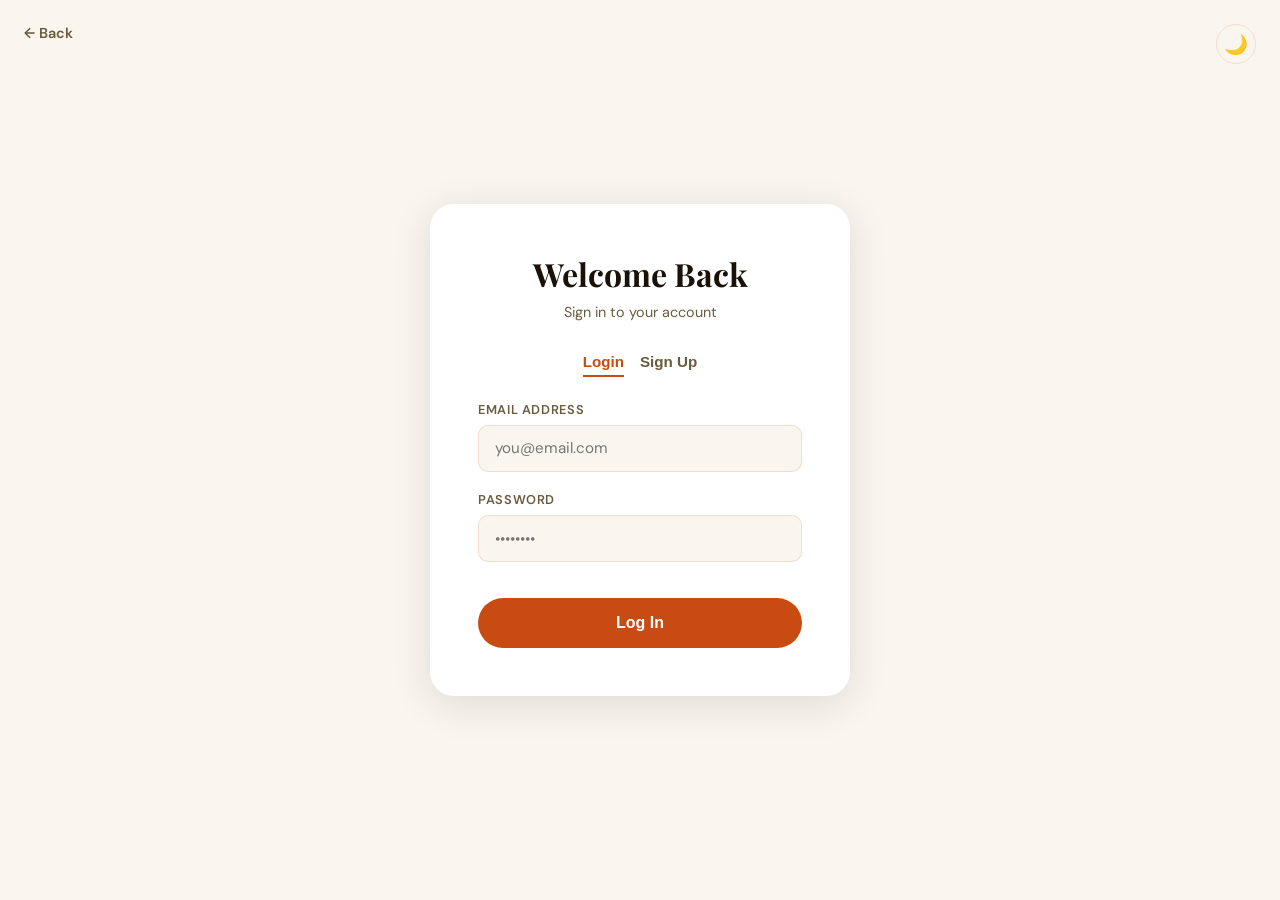
<file: login.html>
<!DOCTYPE html>
<html lang="en">
<head>
<meta charset="UTF-8" />
<meta name="viewport" content="width=device-width, initial-scale=1.0"/>
<title>Login — Saffron & Ember</title>
<link rel="stylesheet" href="style.css" />
<style>
  body { display: flex; align-items: center; justify-content: center; min-height: 100vh; flex-direction: column; }
  .auth-box {
    background: var(--card-bg); border-radius: 24px; padding: 3rem; width: 100%; max-width: 420px;
    box-shadow: var(--shadow); position: relative;
  }
  .auth-box h2 { font-family: 'Playfair Display', serif; font-size: 2rem; color: var(--dark); margin-bottom: 0.5rem; text-align: center; }
  .auth-box p { color: var(--mid); font-size: 0.9rem; text-align: center; margin-bottom: 2rem; }
  .auth-toggle { display: flex; justify-content: center; gap: 1rem; margin-bottom: 1.5rem; }
  .auth-toggle button {
    background: none; border: none; font-size: 0.95rem; font-weight: 700; color: var(--mid);
    cursor: pointer; padding-bottom: 0.3rem; border-bottom: 2px solid transparent; transition: 0.2s;
  }
  .auth-toggle button.active { color: var(--ember); border-color: var(--ember); }

  .auth-form { display: flex; flex-direction: column; gap: 1.2rem; }
  .auth-form.hidden { display: none; }

  .auth-group { display: flex; flex-direction: column; gap: 0.4rem; }
  .auth-group label { font-size: 0.8rem; font-weight: 600; color: var(--mid); text-transform: uppercase; letter-spacing: 0.05em; }
  .auth-group input {
    border: 1.5px solid var(--border); border-radius: 10px; padding: 0.8rem 1rem;
    font-family: 'DM Sans', sans-serif; font-size: 0.95rem; outline: none; background: var(--cream); color: var(--dark); transition: 0.2s;
  }
  .auth-group input:focus { border-color: var(--ember); }
  .auth-group input.error { border-color: #d32f2f; background: #fff5f5; }

  .auth-submit {
    background: var(--ember); color: #fff; border: none; border-radius: 100px;
    padding: 1rem; font-size: 1rem; font-weight: 700; cursor: pointer; transition: 0.2s; margin-top: 1rem;
  }
  .auth-submit:hover { background: var(--ember-light); transform: translateY(-2px); box-shadow: 0 8px 20px rgba(200,75,17,0.3); }

  .back-home { position: absolute; top: 1.5rem; left: 1.5rem; color: var(--mid); text-decoration: none; font-size: 0.9rem; font-weight: 600; display: flex; align-items: center; gap: 0.3rem; transition: 0.2s; }
  .back-home:hover { color: var(--ember); }

  /* Quick theme toggle for login page */
  .theme-toggle { position: absolute; top: 1.5rem; right: 1.5rem; }
</style>
</head>
<body>

<a href="index.html" class="back-home">← Back</a>
<button class="theme-toggle" onclick="toggleTheme()" id="theme-icon" title="Toggle Dark Mode" style="background:transparent;border:1px solid var(--border);color:var(--dark);border-radius:50%;width:40px;height:40px;cursor:pointer;">🌙</button>

<div class="auth-box">
  <h2 id="auth-title">Welcome Back</h2>
  <p id="auth-subtitle">Sign in to your account</p>

  <div class="auth-toggle">
    <button class="active" id="btn-login" onclick="switchAuth('login')">Login</button>
    <button id="btn-signup" onclick="switchAuth('signup')">Sign Up</button>
  </div>

  <!-- LOGIN FORM -->
  <div class="auth-form" id="form-login">
    <div class="auth-group">
      <label>Email Address</label>
      <input type="email" id="login-email" placeholder="you@email.com" />
    </div>
    <div class="auth-group">
      <label>Password</label>
      <input type="password" id="login-password" placeholder="••••••••" />
    </div>
    <button class="auth-submit" onclick="handleLogin()">Log In</button>
  </div>

  <!-- SIGNUP FORM -->
  <div class="auth-form hidden" id="form-signup">
    <div class="auth-group">
      <label>Full Name</label>
      <input type="text" id="signup-name" placeholder="John Doe" />
    </div>
    <div class="auth-group">
      <label>Email Address</label>
      <input type="email" id="signup-email" placeholder="you@email.com" />
    </div>
    <div class="auth-group">
      <label>Password</label>
      <input type="password" id="signup-password" placeholder="At least 6 characters" />
    </div>
    <button class="auth-submit" onclick="handleSignup()">Create Account</button>
  </div>
</div>

<script>
// Keep theme toggle logic synced
function toggleTheme() {
  const isDark = document.documentElement.classList.toggle('dark-mode');
  localStorage.setItem('theme', isDark ? 'dark' : 'light');
  document.getElementById('theme-icon').textContent = isDark ? '☀️' : '🌙';
}
document.addEventListener('DOMContentLoaded', () => {
  if (localStorage.getItem('theme') === 'dark') {
    document.documentElement.classList.add('dark-mode');
    document.getElementById('theme-icon').textContent = '☀️';
  }
});

function switchAuth(mode) {
  const isLogin = mode === 'login';
  document.getElementById('form-login').classList.toggle('hidden', !isLogin);
  document.getElementById('form-signup').classList.toggle('hidden', isLogin);
  document.getElementById('btn-login').classList.toggle('active', isLogin);
  document.getElementById('btn-signup').classList.toggle('active', !isLogin);

  document.getElementById('auth-title').textContent = isLogin ? 'Welcome Back' : 'Join Us';
  document.getElementById('auth-subtitle').textContent = isLogin ? 'Sign in to your account' : 'Create a new account';
}

function validateEmail(email) {
  return /^[^\s@]+@[^\s@]+\.[^\s@]+$/.test(email);
}

function handleSignup() {
  const name = document.getElementById('signup-name');
  const email = document.getElementById('signup-email');
  const pass = document.getElementById('signup-password');

  name.classList.remove('error'); email.classList.remove('error'); pass.classList.remove('error');

  if (!name.value.trim()) { name.classList.add('error'); showToast('⚠️ Name is required.'); return; }
  if (!validateEmail(email.value)) { email.classList.add('error'); showToast('⚠️ Please enter a valid email.'); return; }
  if (pass.value.length < 6) { pass.classList.add('error'); showToast('⚠️ Password must be at least 6 characters.'); return; }

  let users = JSON.parse(localStorage.getItem('users') || '[]');
  if (users.find(u => u.email === email.value)) {
    email.classList.add('error');
    showToast('⚠️ Email already registered.');
    return;
  }

  const newUser = { name: name.value.trim(), email: email.value };
  users.push({ ...newUser, password: pass.value });
  localStorage.setItem('users', JSON.stringify(users));
  localStorage.setItem('currentUser', JSON.stringify(newUser));

  showToast('🎉 Account created! Redirecting...');
  setTimeout(() => window.location.href = 'index.html', 1500);
}

function handleLogin() {
  const email = document.getElementById('login-email');
  const pass = document.getElementById('login-password');

  email.classList.remove('error'); pass.classList.remove('error');

  if (!validateEmail(email.value)) { email.classList.add('error'); showToast('⚠️ Please enter a valid email.'); return; }
  if (!pass.value) { pass.classList.add('error'); showToast('⚠️ Please enter your password.'); return; }

  let users = JSON.parse(localStorage.getItem('users') || '[]');
  const user = users.find(u => u.email === email.value && u.password === pass.value);

  if (user) {
    localStorage.setItem('currentUser', JSON.stringify({ name: user.name, email: user.email }));
    showToast('✅ Logged in successfully!');
    setTimeout(() => window.location.href = 'index.html', 1000);
  } else {
    email.classList.add('error'); pass.classList.add('error');
    showToast('❌ Invalid email or password.');
  }
}

function showToast(msg) {
  const t = document.createElement('div');
  t.className = 'toast'; t.textContent = msg;
  document.body.appendChild(t);
  setTimeout(() => t.remove(), 3000);
}
</script>
</body>
</html>
</file>
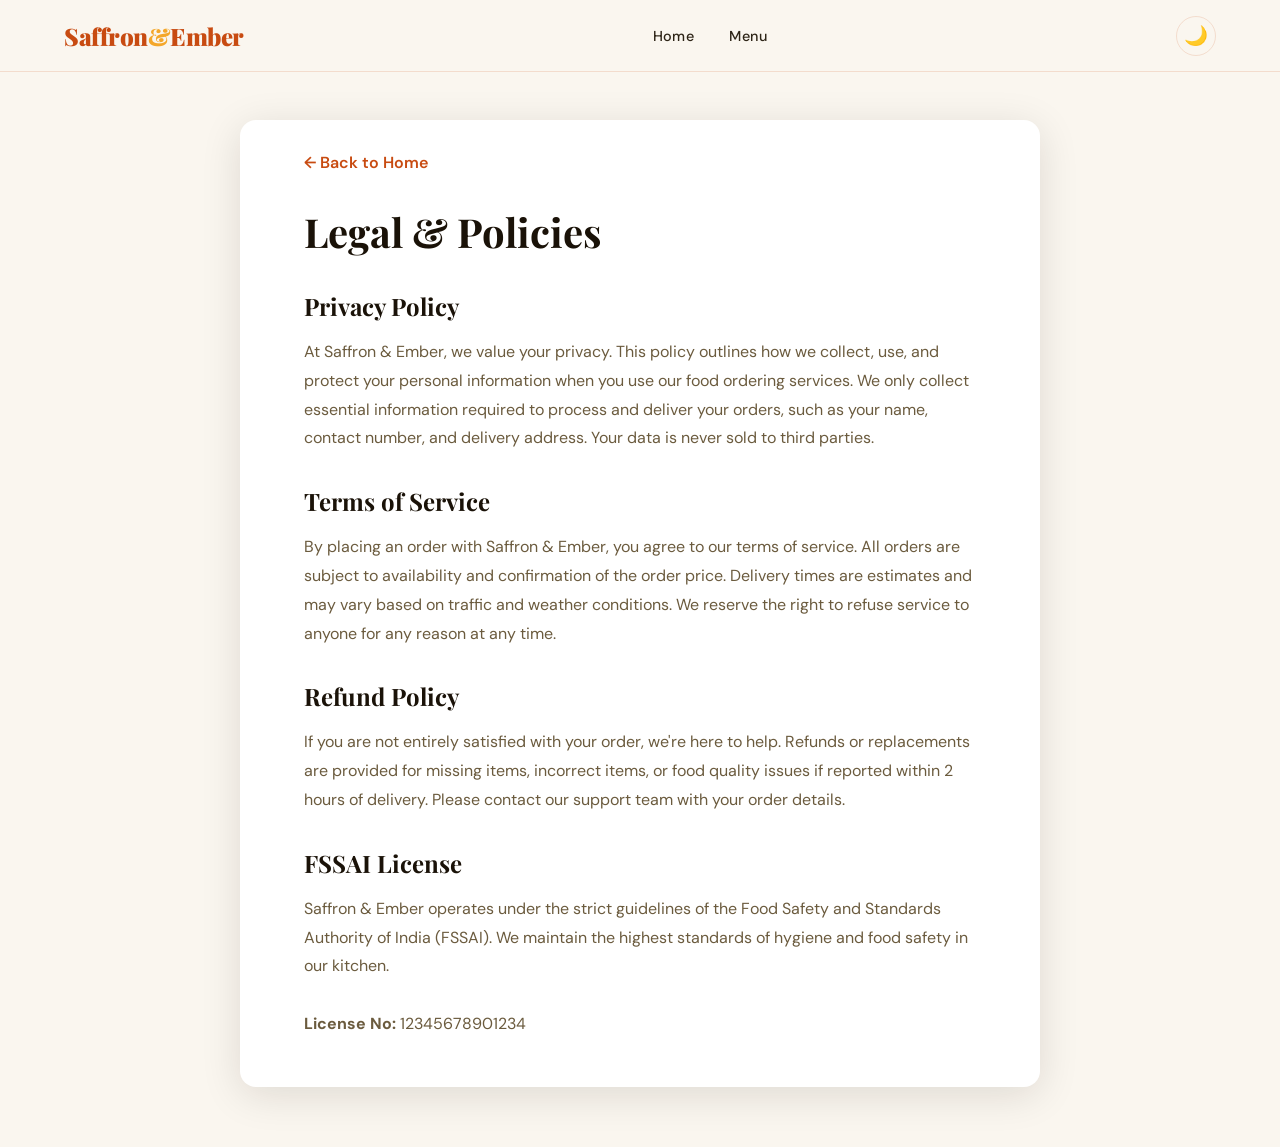
<file: policies.html>
<!DOCTYPE html>
<html lang="en">
<head>
<meta charset="UTF-8" />
<meta name="viewport" content="width=device-width, initial-scale=1.0"/>
<title>Policies — Saffron & Ember</title>
<link rel="stylesheet" href="style.css" />
<link rel="stylesheet" href="https://cdnjs.cloudflare.com/ajax/libs/font-awesome/6.4.0/css/all.min.css">
<style>
  .policies-container {
    max-width: 800px;
    margin: 120px auto 60px;
    padding: 2rem 5vw;
    background: var(--card-bg);
    border-radius: 16px;
    box-shadow: var(--shadow);
  }
  .policies-container h1 {
    font-family: 'Playfair Display', serif;
    font-size: 2.5rem;
    color: var(--dark);
    margin-bottom: 2rem;
  }
  .policies-container h2 {
    font-family: 'Playfair Display', serif;
    font-size: 1.5rem;
    color: var(--dark);
    margin-top: 2rem;
    margin-bottom: 1rem;
  }
  .policies-container p {
    color: var(--mid);
    line-height: 1.8;
    margin-bottom: 1rem;
  }
  .back-btn {
    display: inline-block;
    margin-bottom: 2rem;
    color: var(--ember);
    text-decoration: none;
    font-weight: 600;
  }
  .back-btn:hover {
    text-decoration: underline;
  }
</style>
</head>
<body>

<!-- NAV -->
<nav id="navbar">
  <div class="nav-logo">Saffron<span>&</span>Ember</div>
  <ul class="nav-links">
    <li><a href="index.html#home">Home</a></li>
    <li><a href="index.html#menu">Menu</a></li>
  </ul>
  <div class="nav-right">
    <button class="theme-toggle" onclick="toggleTheme()" id="theme-icon" title="Toggle Dark Mode">🌙</button>
  </div>
</nav>

<div class="policies-container">
  <a href="index.html" class="back-btn">&larr; Back to Home</a>

  <h1>Legal & Policies</h1>

  <h2>Privacy Policy</h2>
  <p>At Saffron & Ember, we value your privacy. This policy outlines how we collect, use, and protect your personal information when you use our food ordering services. We only collect essential information required to process and deliver your orders, such as your name, contact number, and delivery address. Your data is never sold to third parties.</p>

  <h2>Terms of Service</h2>
  <p>By placing an order with Saffron & Ember, you agree to our terms of service. All orders are subject to availability and confirmation of the order price. Delivery times are estimates and may vary based on traffic and weather conditions. We reserve the right to refuse service to anyone for any reason at any time.</p>

  <h2>Refund Policy</h2>
  <p>If you are not entirely satisfied with your order, we're here to help. Refunds or replacements are provided for missing items, incorrect items, or food quality issues if reported within 2 hours of delivery. Please contact our support team with your order details.</p>

  <h2>FSSAI License</h2>
  <p>Saffron & Ember operates under the strict guidelines of the Food Safety and Standards Authority of India (FSSAI). We maintain the highest standards of hygiene and food safety in our kitchen.<br><br><strong>License No:</strong> 12345678901234</p>
</div>

<script>
// Check saved theme on load for policies page
document.addEventListener('DOMContentLoaded', () => {
  const savedTheme = localStorage.getItem('theme');
  const icon = document.getElementById('theme-icon');
  if (savedTheme === 'dark') {
    document.documentElement.classList.add('dark-mode');
    if (icon) icon.textContent = '☀️';
  } else {
    if (icon) icon.textContent = '🌙';
  }
});

function toggleTheme() {
  const root = document.documentElement;
  const isDark = root.classList.toggle('dark-mode');
  localStorage.setItem('theme', isDark ? 'dark' : 'light');
  const icon = document.getElementById('theme-icon');
  if (icon) {
    icon.textContent = isDark ? '☀️' : '🌙';
  }
}
</script>

</body>
</html>
</file>
<file: style.css>
@import url('https://fonts.googleapis.com/css2?family=Playfair+Display:ital,wght@0,400;0,700;0,900;1,400&family=DM+Sans:wght@300;400;500;600&display=swap');

:root {
  --cream: #faf6ef;
  --warm-white: #fff9f2;
  --ember: #c84b11;
  --ember-light: #e8621a;
  --saffron: #f4a72a;
  --dark: #1a1208;
  --charcoal: #2d2416;
  --mid: #6b5b3e;
  --light-mid: #a8936a;
  --border: rgba(200,75,17,0.15);
  --shadow: 0 8px 40px rgba(26,18,8,0.12);
  --card-bg: #ffffff;
  --nav-bg: rgba(250,246,239,0.92);
  --hero-gradient: linear-gradient(135deg, #f7e8d3 0%, #fdf3e7 100%);
  --order-gradient: linear-gradient(135deg, #1a1208 0%, #2d2416 100%);
  --footer-bg: #1a1208;
}

:root.dark-mode {
  --cream: #120d08;
  --warm-white: #1a1208;
  --ember: #e8621a;
  --ember-light: #ff7a33;
  --saffron: #f4a72a;
  --dark: #faf6ef;
  --charcoal: #e2dcd0;
  --mid: #a8936a;
  --light-mid: #6b5b3e;
  --border: rgba(244,167,42,0.25);
  --shadow: 0 8px 40px rgba(0,0,0,0.5);
  --card-bg: #221811;
  --nav-bg: rgba(18,13,8,0.92);
  --hero-gradient: linear-gradient(135deg, #1a1208 0%, #0d0905 100%);
  --order-gradient: linear-gradient(135deg, #0d0905 0%, #1a1208 100%);
  --footer-bg: #0d0905;
}

* { margin:0; padding:0; box-sizing:border-box; }

html { scroll-behavior: smooth; }

body {
  font-family: 'DM Sans', sans-serif;
  background: var(--cream);
  color: var(--dark);
  overflow-x: hidden;
  transition: background 0.3s ease, color 0.3s ease;
}

/* ---- NAV ---- */
nav {
  position: fixed; top:0; left:0; right:0; z-index:1000;
  display:flex; align-items:center; justify-content:space-between;
  padding: 0 5vw;
  height: 72px;
  background: var(--nav-bg);
  backdrop-filter: blur(12px);
  border-bottom: 1px solid var(--border);
  transition: box-shadow 0.3s, background 0.3s;
}
nav.scrolled { box-shadow: 0 4px 24px rgba(0,0,0,0.15); }
.nav-logo {
  font-family: 'Playfair Display', serif;
  font-size: 1.5rem;
  font-weight: 900;
  color: var(--ember);
  letter-spacing:-0.02em;
}
.nav-logo span { color: var(--saffron); }

.nav-right {
  display: flex;
  align-items: center;
  gap: 1.5rem;
}

.nav-links { display:flex; gap:2.2rem; list-style:none; }
.nav-links a {
  text-decoration:none; color:var(--charcoal);
  font-size:0.9rem; font-weight:500; letter-spacing:0.03em;
  transition: color 0.2s;
}
.nav-links a:hover { color: var(--ember); }

.theme-toggle {
  background: transparent;
  border: 1px solid var(--border);
  color: var(--dark);
  border-radius: 50%;
  width: 40px;
  height: 40px;
  display: flex;
  align-items: center;
  justify-content: center;
  cursor: pointer;
  font-size: 1.2rem;
  transition: all 0.2s ease;
}

.theme-toggle:hover {
  background: var(--ember);
  color: #fff;
  border-color: var(--ember);
}

.nav-cta {
  background: var(--ember); color:#fff;
  border:none; border-radius:100px;
  padding: 0.55rem 1.4rem;
  font-family:'DM Sans', sans-serif; font-size:0.9rem; font-weight:600;
  cursor:pointer; transition: background 0.2s, transform 0.15s;
}
.nav-cta:hover { background: var(--ember-light); transform: translateY(-1px); }
.hamburger { display:none; flex-direction:column; gap:5px; cursor:pointer; background:none; border:none; padding:4px; }
.hamburger span { display:block; width:24px; height:2px; background:var(--charcoal); border-radius:2px; transition:0.3s; }

/* ---- SECTIONS BASE ---- */
section { scroll-margin-top: 72px; transition: background 0.3s ease; }
.section-label {
  display:inline-block;
  font-size:0.72rem; font-weight:600; letter-spacing:0.15em;
  text-transform:uppercase; color:var(--ember);
  margin-bottom:0.8rem;
}
h2.section-title {
  font-family:'Playfair Display', serif;
  font-size: clamp(2rem, 4vw, 3rem);
  font-weight:900; line-height:1.12;
  color: var(--dark);
}

/* ==== HOME ==== */
#home {
  min-height: 100vh;
  display: grid;
  grid-template-columns: 1fr 1fr;
  padding-top: 72px;
  position: relative;
  overflow: hidden;
}
.hero-left {
  display:flex; flex-direction:column; justify-content:center;
  padding: 6vw 4vw 6vw 6vw;
}
.hero-badge {
  display:inline-flex; align-items:center; gap:0.5rem;
  background: rgba(244,167,42,0.15); border:1px solid rgba(244,167,42,0.3);
  border-radius:100px; padding:0.35rem 1rem;
  font-size:0.78rem; font-weight:600; color:var(--charcoal);
  margin-bottom:2rem; width:fit-content;
  animation: fadeUp 0.7s ease both;
}
.hero-badge::before { content:'🔥'; font-size:0.9rem; }
.hero-h1 {
  font-family:'Playfair Display', serif;
  font-size: clamp(2.8rem, 5.5vw, 5rem);
  font-weight:900; line-height:1.05; color:var(--dark);
  animation: fadeUp 0.7s 0.1s ease both;
}
.hero-h1 em { color:var(--ember); font-style:italic; }
.hero-sub {
  margin-top:1.4rem; font-size:1.05rem; color:var(--mid);
  line-height:1.7; max-width:440px;
  animation: fadeUp 0.7s 0.2s ease both;
}
.hero-actions {
  display:flex; gap:1rem; margin-top:2.5rem; flex-wrap:wrap;
  animation: fadeUp 0.7s 0.3s ease both;
}
.btn-primary {
  background: var(--ember); color:#fff; border:none;
  border-radius:100px; padding:0.85rem 2rem;
  font-family:'DM Sans', sans-serif; font-size:1rem; font-weight:600;
  cursor:pointer; transition:0.2s; display:inline-flex; align-items:center; gap:0.5rem;
}
.btn-primary:hover { background:var(--ember-light); transform:translateY(-2px); box-shadow:0 6px 20px rgba(200,75,17,0.35); }
.btn-secondary {
  background:transparent; color:var(--dark);
  border:1.5px solid rgba(26,18,8,0.2);
  border-radius:100px; padding:0.85rem 2rem;
  font-family:'DM Sans', sans-serif; font-size:1rem; font-weight:600;
  cursor:pointer; transition:0.2s;
}
:root.dark-mode .btn-secondary { border-color: rgba(250,246,239,0.3); color: var(--dark); }
.btn-secondary:hover { border-color:var(--ember); color:var(--ember); }
.hero-stats {
  display:flex; gap:2.5rem; margin-top:3rem;
  animation: fadeUp 0.7s 0.4s ease both;
}
.stat { display:flex; flex-direction:column; gap:0.2rem; }
.stat-num {
  font-family:'Playfair Display', serif; font-size:1.8rem; font-weight:900; color:var(--dark);
}
.stat-label { font-size:0.8rem; color:var(--mid); font-weight:500; }

.hero-right {
  position:relative; overflow:hidden;
  background: var(--hero-gradient);
  transition: background 0.3s ease;
}
.hero-img-main {
  width:100%; height:100%; object-fit:cover;
  animation: zoomIn 1.2s ease both;
}
.hero-float-card {
  position:absolute; bottom:2.5rem; left:-1rem;
  background:var(--card-bg); border-radius:16px; padding:1rem 1.2rem;
  box-shadow: var(--shadow);
  display:flex; align-items:center; gap:0.8rem;
  animation: slideRight 0.8s 0.5s ease both;
  width: 220px;
  transition: background 0.3s ease;
}
.hero-float-card img { width:50px; height:50px; border-radius:10px; object-fit:cover; }
.hfc-text { display:flex; flex-direction:column; gap:0.15rem; }
.hfc-name { font-size:0.82rem; font-weight:700; color:var(--dark); }
.hfc-sub { font-size:0.72rem; color:var(--mid); }
.hfc-price { font-size:0.9rem; font-weight:700; color:var(--ember); margin-left:auto; }

/* floating decorative circles */
.deco-circle {
  position:absolute; border-radius:50%; opacity:0.15;
  pointer-events:none;
}

/* ==== ABOUT ==== */
#about {
  padding: 7rem 6vw;
  display:grid; grid-template-columns:1fr 1fr; gap:6rem; align-items:center;
  background: var(--warm-white);
}
.about-img-wrap { position:relative; }
.about-img-main {
  width:100%; border-radius:24px; object-fit:cover;
  height:500px; display:block;
  box-shadow: var(--shadow);
}
.about-img-accent {
  position:absolute; bottom:-2rem; right:-2rem;
  width:180px; height:180px; border-radius:18px; object-fit:cover;
  box-shadow: var(--shadow);
  border:4px solid var(--card-bg);
  transition: border-color 0.3s;
}
.about-tag {
  display:inline-flex; align-items:center; gap:0.5rem;
  background:var(--ember); color:#fff;
  border-radius:100px; padding:0.45rem 1.1rem;
  font-size:0.78rem; font-weight:700; letter-spacing:0.05em;
  margin-bottom:2.5rem;
}
.about-text p { font-size:1.05rem; color:var(--mid); line-height:1.8; margin-top:1.2rem; }
.about-values {
  display:grid; grid-template-columns:1fr 1fr; gap:1rem; margin-top:2.5rem;
}
.value-card {
  background: var(--cream); border-radius:14px; padding:1.2rem;
  border:1px solid var(--border);
  transition: transform 0.2s, box-shadow 0.2s, background 0.3s;
}
.value-card:hover { transform:translateY(-3px); box-shadow: var(--shadow); }
.value-icon { font-size:1.6rem; margin-bottom:0.5rem; }
.value-title { font-weight:700; font-size:0.9rem; margin-bottom:0.2rem; color: var(--dark); }
.value-desc { font-size:0.8rem; color:var(--mid); line-height:1.5; }

/* ==== MENU ==== */
#menu {
  padding: 7rem 6vw;
  background: var(--cream);
}
.menu-header { display:flex; justify-content:space-between; align-items:flex-end; margin-bottom:3rem; flex-wrap:wrap; gap:1.5rem; }
.menu-filters { display:flex; gap:0.6rem; flex-wrap:wrap; }
.filter-btn {
  background:transparent; border:1.5px solid var(--border);
  border-radius:100px; padding:0.45rem 1.1rem;
  font-family:'DM Sans', sans-serif; font-size:0.85rem; font-weight:500;
  cursor:pointer; color:var(--charcoal);
  transition: 0.2s;
}
.filter-btn.active, .filter-btn:hover {
  background:var(--ember); color:#fff; border-color:var(--ember);
}
.menu-grid {
  display:grid; grid-template-columns:repeat(auto-fill, minmax(280px, 1fr)); gap:1.8rem;
}
.dish-card {
  background:var(--card-bg); border-radius:20px; overflow:hidden;
  box-shadow: 0 4px 20px rgba(0,0,0,0.07);
  transition: transform 0.25s, box-shadow 0.25s, background 0.3s;
  cursor:pointer;
}
:root.dark-mode .dish-card { box-shadow: 0 4px 20px rgba(0,0,0,0.4); }
.dish-card:hover { transform:translateY(-6px); box-shadow: var(--shadow); }
.dish-img-wrap { position:relative; overflow:hidden; height:200px; }
.dish-img { width:100%; height:100%; object-fit:cover; transition:transform 0.4s; }
.dish-card:hover .dish-img { transform:scale(1.06); }
.dish-badge {
  position:absolute; top:1rem; left:1rem;
  background:var(--saffron); color:#1a1208;
  border-radius:100px; padding:0.25rem 0.7rem;
  font-size:0.72rem; font-weight:700; letter-spacing:0.05em;
}
.dish-badge.spicy { background:var(--ember); color:#fff; }
.dish-badge.veg { background:#22a95e; color:#fff; }
.dish-fav {
  position:absolute; top:1rem; right:1rem;
  background:var(--card-bg); border-radius:50%; width:34px; height:34px;
  display:flex; align-items:center; justify-content:center;
  font-size:1rem; cursor:pointer; border:none;
  box-shadow:0 2px 8px rgba(0,0,0,0.12);
  transition: transform 0.2s, background 0.3s;
}
.dish-fav:hover { transform:scale(1.15); }
.dish-info { padding:1.2rem 1.3rem 1.4rem; }
.dish-name { font-family:'Playfair Display', serif; font-size:1.1rem; font-weight:700; color:var(--dark); }
.dish-desc { font-size:0.82rem; color:var(--mid); margin-top:0.3rem; line-height:1.5; }
.dish-meta { display:flex; align-items:center; justify-content:space-between; margin-top:1rem; }
.dish-rating { display:flex; align-items:center; gap:0.3rem; font-size:0.82rem; color:var(--mid); }
.dish-rating .star { color:#f4a72a; }
.dish-time { font-size:0.78rem; color:var(--mid); }
.dish-bottom { display:flex; align-items:center; justify-content:space-between; margin-top:1rem; border-top:1px solid var(--border); padding-top:0.9rem; }
.dish-price { font-family:'Playfair Display', serif; font-size:1.2rem; font-weight:700; color:var(--ember); }
.add-btn {
  background:var(--ember); color:#fff; border:none; border-radius:100px;
  padding:0.5rem 1.1rem; font-family:'DM Sans', sans-serif; font-size:0.85rem; font-weight:600;
  cursor:pointer; transition:0.2s; display:flex; align-items:center; gap:0.3rem;
}
.add-btn:hover { background:var(--ember-light); transform:scale(1.04); }

/* ==== INTERACTIVE / ORDER ==== */
#order {
  padding: 7rem 6vw;
  background: var(--order-gradient);
  position:relative; overflow:hidden;
}
#order::before {
  content:''; position:absolute; inset:0;
  background: url("data:image/svg+xml,%3Csvg width='60' height='60' viewBox='0 0 60 60' xmlns='http://www.w3.org/2000/svg'%3E%3Cg fill='none' fill-rule='evenodd'%3E%3Cg fill='%23f4a72a' fill-opacity='0.04'%3E%3Cpath d='M36 34v-4h-2v4h-4v2h4v4h2v-4h4v-2h-4zm0-30V0h-2v4h-4v2h4v4h2V6h4V4h-4zM6 34v-4H4v4H0v2h4v4h2v-4h4v-2H6zM6 4V0H4v4H0v2h4v4h2V6h4V4H6z'/%3E%3C/g%3E%3C/g%3E%3C/svg%3E");
}
.order-inner { position:relative; display:grid; grid-template-columns:1fr 1fr; gap:5rem; align-items:center; }
.order-left .section-label { color:var(--saffron); }
.order-left h2 { color:#fff; }
.order-left p { color:rgba(255,255,255,0.6); margin-top:1rem; line-height:1.8; font-size:1rem; }
.steps { margin-top:2.5rem; display:flex; flex-direction:column; gap:1.5rem; }
.step { display:flex; gap:1.2rem; align-items:flex-start; }
.step-num {
  min-width:40px; height:40px; border-radius:50%;
  background:rgba(244,167,42,0.15); border:1px solid rgba(244,167,42,0.4);
  color:var(--saffron); font-family:'Playfair Display', serif; font-size:1rem; font-weight:700;
  display:flex; align-items:center; justify-content:center;
}
.step-text h4 { color:#fff; font-size:0.95rem; margin-bottom:0.2rem; }
.step-text p { color:rgba(255,255,255,0.5); font-size:0.85rem; line-height:1.5; }

/* ORDER FORM */
.order-form {
  background: rgba(255,255,255,0.05);
  border:1px solid rgba(255,255,255,0.1);
  border-radius:24px; padding:2.5rem;
  backdrop-filter:blur(10px);
}
.order-form h3 {
  font-family:'Playfair Display', serif; font-size:1.5rem; font-weight:700; color:#fff; margin-bottom:1.8rem;
}
.form-row { display:grid; grid-template-columns:1fr 1fr; gap:1rem; }
.form-group { display:flex; flex-direction:column; gap:0.5rem; margin-bottom:1.1rem; }
.form-group label { font-size:0.78rem; font-weight:600; color:rgba(255,255,255,0.6); letter-spacing:0.06em; text-transform:uppercase; }
.form-group input, .form-group select, .form-group textarea {
  background:rgba(255,255,255,0.07); border:1px solid rgba(255,255,255,0.12);
  border-radius:10px; padding:0.75rem 1rem;
  color:#fff; font-family:'DM Sans', sans-serif; font-size:0.9rem;
  transition: border-color 0.2s, background 0.2s;
  outline:none;
}
.form-group input::placeholder, .form-group textarea::placeholder { color:rgba(255,255,255,0.3); }
.form-group input:focus, .form-group select:focus, .form-group textarea:focus {
  border-color:var(--saffron); background:rgba(255,255,255,0.1);
}
.form-group select option { background:#2d2416; }
.form-group textarea { resize:vertical; min-height:80px; }
.cart-summary {
  background:rgba(244,167,42,0.08); border:1px solid rgba(244,167,42,0.2);
  border-radius:12px; padding:1rem 1.2rem; margin-bottom:1.2rem;
  display:flex; align-items:center; justify-content:space-between;
}
.cart-summary span { font-size:0.85rem; color:rgba(255,255,255,0.6); }
.cart-total { font-family:'Playfair Display', serif; font-size:1.3rem; color:var(--saffron); font-weight:700; }
.form-submit {
  width:100%; background:var(--ember); color:#fff; border:none;
  border-radius:100px; padding:1rem; font-family:'DM Sans', sans-serif;
  font-size:1rem; font-weight:700; cursor:pointer; transition:0.2s;
  display:flex; align-items:center; justify-content:center; gap:0.5rem;
}
.form-submit:hover { background:var(--ember-light); transform:translateY(-2px); box-shadow:0 8px 24px rgba(200,75,17,0.4); }
#form-success {
  display:none; text-align:center; padding:2rem;
  background:rgba(34,169,94,0.1); border-radius:16px; border:1px solid rgba(34,169,94,0.3);
}
#form-success .success-icon { font-size:3rem; margin-bottom:1rem; }
#form-success h4 { color:#fff; font-size:1.2rem; font-weight:700; }
#form-success p { color:rgba(255,255,255,0.6); font-size:0.9rem; margin-top:0.4rem; }

/* ==== GALLERY (Additional Page) ==== */
#gallery {
  padding: 7rem 6vw;
  background: var(--warm-white);
}
.gallery-header { text-align:center; margin-bottom:3.5rem; }
.gallery-grid {
  display:grid;
  grid-template-columns: repeat(4, 1fr);
  grid-template-rows: repeat(3, 180px);
  gap:1rem;
}
.gallery-item { border-radius:16px; overflow:hidden; cursor:pointer; position:relative; }
.gallery-item:nth-child(1) { grid-column:span 2; grid-row:span 2; }
.gallery-item:nth-child(4) { grid-column:span 2; }
.gallery-img {
  width:100%; height:100%; object-fit:cover;
  transition: transform 0.4s, filter 0.3s;
  display:block;
}
.gallery-item:hover .gallery-img { transform:scale(1.06); filter:brightness(0.8); }
.gallery-overlay {
  position:absolute; inset:0; display:flex; align-items:center; justify-content:center;
  opacity:0; transition:0.3s; background:rgba(26,18,8,0.4);
}
.gallery-item:hover .gallery-overlay { opacity:1; }
.gallery-overlay-icon { font-size:2rem; color:#fff; }

/* testimonials inside gallery */
.testimonials { margin-top:5rem; }
.testimonials h3 {
  font-family:'Playfair Display', serif; font-size:1.8rem; font-weight:700; color:var(--dark); margin-bottom:2rem; text-align:center;
}
.testimonial-grid { display:grid; grid-template-columns:repeat(auto-fill,minmax(280px,1fr)); gap:1.5rem; }
.testimonial-card {
  background:var(--card-bg); border-radius:18px; padding:1.8rem;
  box-shadow:0 4px 20px rgba(0,0,0,0.07);
  border:1px solid var(--border);
  transition:transform 0.2s, background 0.3s;
}
:root.dark-mode .testimonial-card { box-shadow:0 4px 20px rgba(0,0,0,0.4); }
.testimonial-card:hover { transform:translateY(-4px); }
.t-stars { color:var(--saffron); font-size:1rem; margin-bottom:0.8rem; letter-spacing:0.1em; }
.t-text { font-size:0.92rem; color:var(--mid); line-height:1.7; font-style:italic; }
.t-author { display:flex; align-items:center; gap:0.75rem; margin-top:1.2rem; border-top:1px solid var(--border); padding-top:1rem; }
.t-avatar { width:38px; height:38px; border-radius:50%; object-fit:cover; }
.t-name { font-size:0.85rem; font-weight:700; color:var(--dark); }
.t-role { font-size:0.75rem; color:var(--mid); }

/* ==== CONTACT ==== */
#contact {
  padding: 7rem 6vw;
  background: var(--cream);
}
.contact-grid { display:grid; grid-template-columns:1fr 1.4fr; gap:5rem; margin-top:3.5rem; }
.contact-info { display:flex; flex-direction:column; gap:2rem; }
.contact-item { display:flex; gap:1.2rem; align-items:flex-start; }
.contact-icon {
  min-width:48px; height:48px; background:rgba(200,75,17,0.1);
  border-radius:12px; display:flex; align-items:center; justify-content:center; font-size:1.3rem;
}
.contact-item h4 { font-size:0.9rem; font-weight:700; margin-bottom:0.2rem; color: var(--dark); }
.contact-item p, .contact-item a { font-size:0.9rem; color:var(--mid); text-decoration:none; }
.contact-item a:hover { color:var(--ember); }

.map-embed {
  background:var(--hero-gradient);
  border-radius:18px; overflow:hidden; height:200px;
  margin-top:1.5rem; position:relative;
  display:flex; align-items:center; justify-content:center;
  border:1px solid var(--border);
  transition: background 0.3s ease;
}
.map-embed iframe {
  width: 100%;
  height: 100%;
  border: 0;
}

.social-row { display:flex; gap:0.8rem; margin-top:0.5rem; }
.social-btn {
  width:40px; height:40px; border-radius:50%;
  background:var(--cream); border:1.5px solid var(--border);
  display:flex; align-items:center; justify-content:center; font-size:1.1rem;
  text-decoration:none; color:var(--charcoal);
  transition: background 0.2s, border-color 0.2s, color 0.2s;
}
.social-btn:hover { background:var(--ember); border-color:var(--ember); color:#fff; }

.contact-form-box { background:var(--card-bg); border-radius:24px; padding:2.5rem; box-shadow:var(--shadow); transition: background 0.3s; }
.contact-form-box h3 { font-family:'Playfair Display', serif; font-size:1.5rem; font-weight:700; margin-bottom:1.5rem; color: var(--dark); }
.cf-group { display:flex; flex-direction:column; gap:0.45rem; margin-bottom:1rem; }
.cf-group label { font-size:0.78rem; font-weight:600; color:var(--mid); letter-spacing:0.06em; text-transform:uppercase; }
.cf-group input, .cf-group textarea {
  border:1.5px solid var(--border); border-radius:10px;
  padding:0.75rem 1rem; font-family:'DM Sans', sans-serif; font-size:0.9rem; color:var(--dark);
  outline:none; transition:0.2s; background:var(--cream);
}
.cf-group input:focus, .cf-group textarea:focus { border-color:var(--ember); background:var(--card-bg); }
.cf-group textarea { resize:vertical; min-height:100px; }
.cf-row { display:grid; grid-template-columns:1fr 1fr; gap:1rem; }
.cf-submit {
  width:100%; background:var(--ember); color:#fff; border:none;
  border-radius:100px; padding:1rem; font-family:'DM Sans', sans-serif;
  font-size:1rem; font-weight:700; cursor:pointer; transition:0.2s; margin-top:0.5rem;
}
.cf-submit:hover { background:var(--ember-light); transform:translateY(-2px); }

/* ==== FOOTER ==== */
footer {
  background: var(--footer-bg); padding:4rem 6vw 2rem;
  transition: background 0.3s ease;
}
.footer-top { display:grid; grid-template-columns:2fr 1fr 1fr 1fr; gap:3rem; margin-bottom:3rem; }
.footer-brand .nav-logo { font-size:1.6rem; display:block; margin-bottom:0.8rem; }
.footer-brand p { color:rgba(255,255,255,0.45); font-size:0.88rem; line-height:1.7; max-width:260px; margin-bottom:1.5rem; }
.footer-col h4 { color:#fff; font-size:0.85rem; font-weight:700; margin-bottom:1.2rem; letter-spacing:0.05em; }
.footer-col ul { list-style:none; display:flex; flex-direction:column; gap:0.65rem; }
.footer-col ul a { color:rgba(255,255,255,0.45); text-decoration:none; font-size:0.85rem; transition:color 0.2s; }
.footer-col ul a:hover { color:var(--saffron); }
.footer-bottom { border-top:1px solid rgba(255,255,255,0.08); padding-top:1.5rem; display:flex; align-items:center; justify-content:space-between; }
.footer-bottom p { color:rgba(255,255,255,0.3); font-size:0.8rem; }

/* ==== CART WIDGET ==== */
.cart-fab {
  position:fixed; bottom:2rem; right:2rem; z-index:999;
  background:var(--ember); color:#fff; border:none; border-radius:50%;
  width:60px; height:60px; font-size:1.4rem; cursor:pointer;
  box-shadow:0 6px 24px rgba(200,75,17,0.5);
  transition:transform 0.2s;
  display:flex; align-items:center; justify-content:center;
}
.cart-fab:hover { transform:scale(1.08); }
.cart-count {
  position:absolute; top:-4px; right:-4px;
  background:var(--saffron); color:#1a1208;
  border-radius:50%; width:20px; height:20px; font-size:0.7rem; font-weight:700;
  display:flex; align-items:center; justify-content:center;
  border:2px solid #fff;
}
:root.dark-mode .cart-count { border-color: #221811; }

/* ==== MODAL ==== */
.modal-overlay {
  position:fixed; inset:0; background:rgba(0,0,0,0.7); z-index:2000;
  display:none; align-items:center; justify-content:center;
  backdrop-filter:blur(4px);
}
.modal-overlay.open { display:flex; }
.modal {
  background:var(--card-bg); border-radius:24px; padding:2rem;
  width:90%; max-width:480px; max-height:80vh; overflow-y:auto;
  animation: slideUp 0.3s ease;
  transition: background 0.3s ease;
}
.modal-header { display:flex; justify-content:space-between; align-items:center; margin-bottom:1.5rem; }
.modal-header h3 { font-family:'Playfair Display', serif; font-size:1.3rem; font-weight:700; color: var(--dark); }
.modal-close { background:none; border:none; font-size:1.5rem; cursor:pointer; color:var(--mid); }
.cart-item { display:flex; gap:1rem; align-items:center; padding:0.9rem 0; border-bottom:1px solid var(--border); }
.cart-item img { width:56px; height:56px; border-radius:10px; object-fit:cover; }
.cart-item-info { flex:1; }
.cart-item-name { font-weight:600; font-size:0.9rem; color: var(--dark); }
.cart-item-price { font-size:0.85rem; color:var(--ember); margin-top:0.2rem; }
.cart-item-qty { display:flex; align-items:center; gap:0.6rem; }
.qty-btn { background:var(--cream); border:1px solid var(--border); color: var(--dark); border-radius:6px; width:28px; height:28px; cursor:pointer; font-size:1rem; display:flex; align-items:center; justify-content:center; transition:0.2s; }
.qty-btn:hover { background:var(--ember); color:#fff; border-color:var(--ember); }
.qty-num { font-weight:700; font-size:0.9rem; min-width:18px; text-align:center; color: var(--dark); }
.cart-item-remove { background:none; border:none; color:var(--mid); cursor:pointer; font-size:1rem; }
.modal-total { display:flex; justify-content:space-between; padding:1rem 0; font-weight:700; font-size:1.05rem; color: var(--dark); }
.modal-checkout { width:100%; background:var(--ember); color:#fff; border:none; border-radius:100px; padding:0.9rem; font-family:'DM Sans', sans-serif; font-size:1rem; font-weight:700; cursor:pointer; transition:0.2s; margin-top:0.5rem; }
.modal-checkout:hover { background:var(--ember-light); }
.empty-cart { text-align:center; padding:2rem; color:var(--mid); }
.empty-cart .cart-icon { font-size:3rem; display:block; margin-bottom:0.8rem; }

/* ==== TOAST ==== */
.toast {
  position:fixed; bottom:6rem; right:2rem; z-index:3000;
  background:#2d2416; color:#fff; border-radius:12px; padding:0.85rem 1.3rem;
  font-size:0.88rem; font-weight:500; box-shadow:var(--shadow);
  animation: toastIn 0.3s ease, toastOut 0.3s 2.5s ease forwards;
  display:flex; align-items:center; gap:0.6rem;
}
:root.dark-mode .toast { background: #faf6ef; color: #1a1208; }

/* ==== REACT CAROUSEL ==== */
.carousel-container { position: relative; width: 100%; max-width: 900px; margin: 0 auto; overflow: hidden; padding: 1rem 0; }
.carousel-track { display: flex; transition: transform 0.4s ease; }
.carousel-item { min-width: 100%; padding: 0 1rem; box-sizing: border-box; }
.carousel-controls { display: flex; justify-content: center; gap: 1rem; margin-top: 1.5rem; }
.carousel-btn { background: var(--card-bg); border: 1px solid var(--border); color: var(--dark); border-radius: 50%; width: 44px; height: 44px; font-size: 1.2rem; cursor: pointer; transition: 0.2s; display: flex; align-items: center; justify-content: center; box-shadow: 0 2px 10px rgba(0,0,0,0.05); }
.carousel-btn:hover:not(:disabled) { background: var(--ember); color: #fff; border-color: var(--ember); transform: scale(1.05); }
.carousel-btn:disabled { opacity: 0.5; cursor: not-allowed; }

/* ADD REVIEW FORM */
.review-form-container { max-width: 600px; margin: 3rem auto 0; background: var(--card-bg); padding: 2rem; border-radius: 18px; box-shadow: var(--shadow); border: 1px solid var(--border); }
.review-form-container h4 { font-family: 'Playfair Display', serif; font-size: 1.3rem; margin-bottom: 1rem; color: var(--dark); }
.review-form-group { margin-bottom: 1rem; display: flex; flex-direction: column; gap: 0.4rem; }
.review-form-group label { font-size: 0.8rem; font-weight: 600; color: var(--mid); text-transform: uppercase; }
.review-form-group textarea { border: 1.5px solid var(--border); border-radius: 10px; padding: 0.8rem; font-family: 'DM Sans', sans-serif; font-size: 0.9rem; background: var(--cream); color: var(--dark); outline: none; resize: vertical; min-height: 80px; }
.review-form-group textarea:focus { border-color: var(--ember); }
.star-rating-select { display: flex; gap: 0.5rem; font-size: 1.5rem; cursor: pointer; color: var(--mid); }
.star-rating-select span.active { color: var(--saffron); }

/* ==== INVOICE ==== */
.invoice-box {
  background: var(--cream);
  border: 2px dashed var(--border);
  border-radius: 12px;
  padding: 1.5rem;
  margin-top: 1.5rem;
  text-align: left;
  font-family: 'DM Sans', sans-serif;
  color: var(--dark);
}
.invoice-header {
  border-bottom: 1px dashed var(--border);
  padding-bottom: 1rem;
  margin-bottom: 1rem;
  text-align: center;
}
.invoice-header h4 {
  font-family: 'Playfair Display', serif;
  font-size: 1.2rem;
  margin-bottom: 0.3rem;
}
.invoice-header p {
  font-size: 0.8rem;
  color: var(--mid);
  margin: 0;
}
.invoice-item {
  display: flex;
  justify-content: space-between;
  font-size: 0.9rem;
  margin-bottom: 0.5rem;
}
.invoice-total {
  display: flex;
  justify-content: space-between;
  border-top: 1px dashed var(--border);
  padding-top: 1rem;
  margin-top: 1rem;
  font-weight: 700;
  font-size: 1.1rem;
  color: var(--ember);
}

/* ==== ANIMATIONS ==== */
@keyframes fadeUp { from{opacity:0;transform:translateY(20px)} to{opacity:1;transform:none} }
@keyframes zoomIn { from{transform:scale(1.05)} to{transform:scale(1)} }
@keyframes slideRight { from{opacity:0;transform:translateX(-30px)} to{opacity:1;transform:none} }
@keyframes slideUp { from{opacity:0;transform:translateY(20px)} to{opacity:1;transform:none} }
@keyframes toastIn { from{opacity:0;transform:translateX(20px)} to{opacity:1;transform:none} }
@keyframes toastOut { from{opacity:1} to{opacity:0;transform:translateX(20px)} }

.reveal { opacity:0; transform:translateY(30px); transition:opacity 0.7s ease, transform 0.7s ease; }
.reveal.visible { opacity:1; transform:none; }

/* ==== RESPONSIVE ==== */
@media(max-width:900px) {
  #home { grid-template-columns:1fr; }
  .hero-right { display:none; }
  #about { grid-template-columns:1fr; }
  .about-img-wrap { display:none; }
  .order-inner { grid-template-columns:1fr; }
  .gallery-grid { grid-template-columns:repeat(2,1fr); grid-template-rows:auto; }
  .gallery-item:nth-child(1) { grid-column:span 2; }
  .gallery-item:nth-child(4) { grid-column:span 2; }
  .contact-grid { grid-template-columns:1fr; }
  .footer-top { grid-template-columns:1fr 1fr; }
  .nav-right { display:none; }
  .hamburger { display:flex; }
  #about { gap:2rem; }
}
@media(max-width:600px) {
  .footer-top { grid-template-columns:1fr; }
  .gallery-grid { grid-template-columns:1fr; }
  .gallery-item:nth-child(1), .gallery-item:nth-child(4) { grid-column:span 1; }
  .hero-stats { gap:1.5rem; }
  .form-row { grid-template-columns:1fr; }
  .cf-row { grid-template-columns:1fr; }
}
</file>
